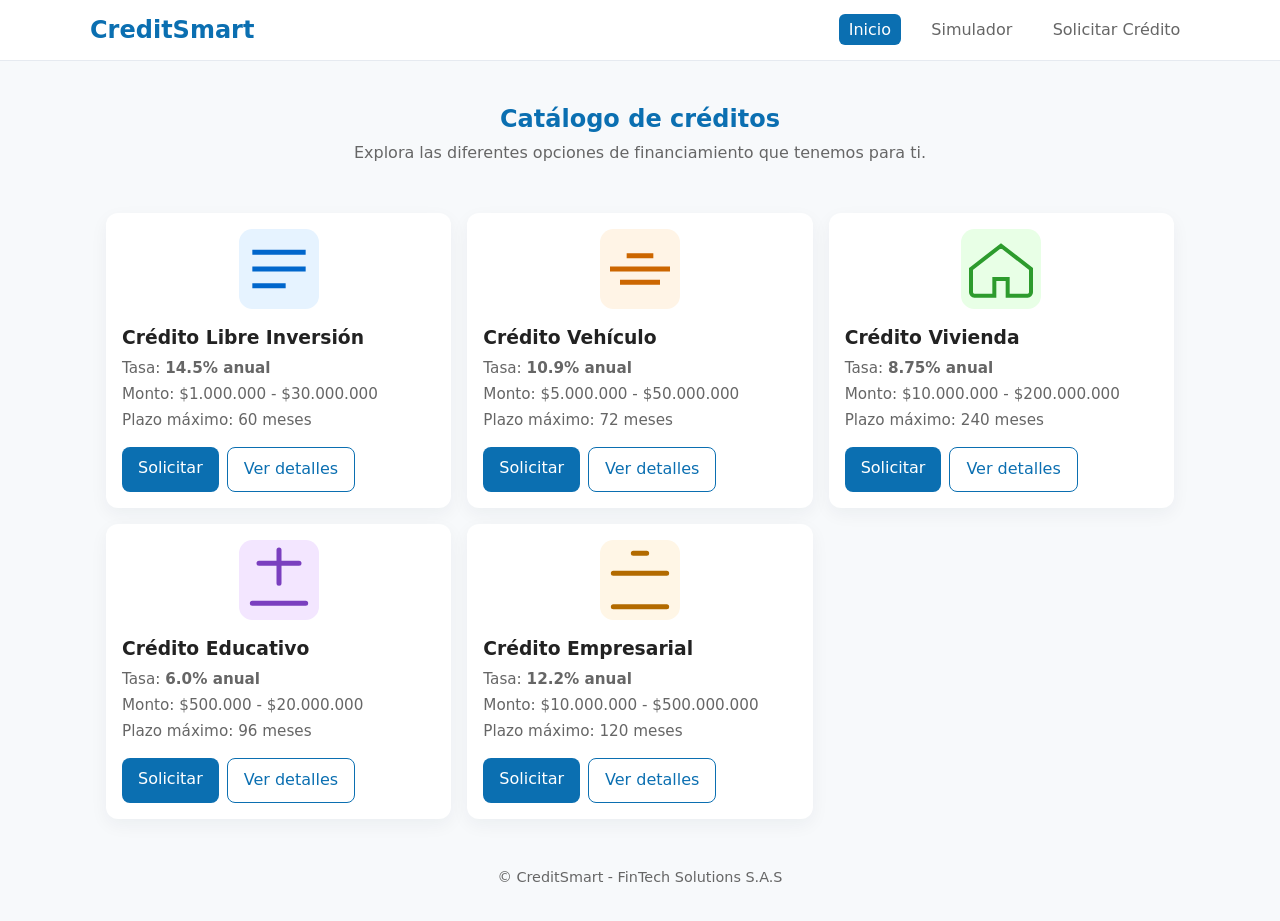
<file: index.html>
<!doctype html>
<html lang="es">
<head>
  <meta charset="utf-8">
  <meta name="viewport" content="width=device-width,initial-scale=1">
  <title>CreditSmart - Catálogo de Créditos</title>
  <link rel="stylesheet" href="styles.css">
</head>
<body>
  <header class="site-header">
    <div class="container header-inner">
      <h1 class="brand">CreditSmart</h1>
      <nav class="main-nav">
        <a href="index.html" aria-current="page">Inicio</a>
        <a href="simulador.html">Simulador</a>
        <a href="solicitar.html">Solicitar Crédito</a>
      </nav>
    </div>
  </header>

  <main class="container">
    <section class="hero">
      <h2>Catálogo de créditos</h2>
      <p>Explora las diferentes opciones de financiamiento que tenemos para ti.</p>
    </section>

    <section class="cards-grid" aria-label="Catálogo de créditos">

      <article class="card">
        <div class="card-media" aria-hidden="true">
          <svg width="80" height="80" viewBox="0 0 24 24">
            <rect width="24" height="24" rx="4" fill="#e6f3ff"></rect>
            <path d="M4 12h16M4 7h16M4 17h10" stroke="#0066cc" stroke-width="1.5"/>
          </svg>
        </div>
        <div class="card-body">
          <h3 class="product-name">Crédito Libre Inversión</h3>
          <p class="rate">Tasa: <strong>14.5% anual</strong></p>
          <p class="amount">Monto: <span>$1.000.000 - $30.000.000</span></p>
          <p class="term">Plazo máximo: <span>60 meses</span></p>
        </div>
        <div class="card-actions">
          <a class="btn" href="solicitar.html">Solicitar</a>
          <a class="btn ghost" href="#">Ver detalles</a>
        </div>
      </article>

      <article class="card">
        <div class="card-media">
          <svg width="80" height="80" viewBox="0 0 24 24">
            <rect width="24" height="24" rx="4" fill="#fff4e6"></rect>
            <path d="M3 12h18M6 16h12M8 8h8" stroke="#cc6600" stroke-width="1.5"/>
          </svg>
        </div>
        <div class="card-body">
          <h3 class="product-name">Crédito Vehículo</h3>
          <p class="rate">Tasa: <strong>10.9% anual</strong></p>
          <p class="amount">Monto: <span>$5.000.000 - $50.000.000</span></p>
          <p class="term">Plazo máximo: <span>72 meses</span></p>
        </div>
        <div class="card-actions">
          <a class="btn" href="solicitar.html">Solicitar</a>
          <a class="btn ghost" href="#">Ver detalles</a>
        </div>
      </article>

      <article class="card">
        <div class="card-media">
          <svg width="80" height="80" viewBox="0 0 24 24">
            <rect width="24" height="24" rx="4" fill="#e8ffe6"></rect>
            <path d="M3 12l9-7 9 7v7a1 1 0 0 1-1 1h-6v-5H10v5H4a1 1 0 0 1-1-1v-7z" stroke="#2d9b2d" stroke-width="1.2" fill="none"/>
          </svg>
        </div>
        <div class="card-body">
          <h3 class="product-name">Crédito Vivienda</h3>
          <p class="rate">Tasa: <strong>8.75% anual</strong></p>
          <p class="amount">Monto: <span>$10.000.000 - $200.000.000</span></p>
          <p class="term">Plazo máximo: <span>240 meses</span></p>
        </div>
        <div class="card-actions">
          <a class="btn" href="solicitar.html">Solicitar</a>
          <a class="btn ghost" href="#">Ver detalles</a>
        </div>
      </article>

      <article class="card">
        <div class="card-media">
          <svg width="80" height="80" viewBox="0 0 24 24">
            <rect width="24" height="24" rx="4" fill="#f3e6ff"></rect>
            <path d="M4 19h16M12 3v10M6 7h12" stroke="#7a3fbf" stroke-width="1.5" stroke-linecap="round" stroke-linejoin="round"/>
          </svg>
        </div>
        <div class="card-body">
          <h3 class="product-name">Crédito Educativo</h3>
          <p class="rate">Tasa: <strong>6.0% anual</strong></p>
          <p class="amount">Monto: <span>$500.000 - $20.000.000</span></p>
          <p class="term">Plazo máximo: <span>96 meses</span></p>
        </div>
        <div class="card-actions">
          <a class="btn" href="solicitar.html">Solicitar</a>
          <a class="btn ghost" href="#">Ver detalles</a>
        </div>
      </article>

      <article class="card">
        <div class="card-media">
          <svg width="80" height="80" viewBox="0 0 24 24">
            <rect width="24" height="24" rx="4" fill="#fff6e6"></rect>
            <path d="M4 20h16M4 10h16M10 4h4" stroke="#b36b00" stroke-width="1.5" stroke-linecap="round" stroke-linejoin="round"/>
          </svg>
        </div>
        <div class="card-body">
          <h3 class="product-name">Crédito Empresarial</h3>
          <p class="rate">Tasa: <strong>12.2% anual</strong></p>
          <p class="amount">Monto: <span>$10.000.000 - $500.000.000</span></p>
          <p class="term">Plazo máximo: <span>120 meses</span></p>
        </div>
        <div class="card-actions">
          <a class="btn" href="solicitar.html">Solicitar</a>
          <a class="btn ghost" href="#">Ver detalles</a>
        </div>
      </article>

    </section>
  </main>

  <footer class="site-footer">
    <div class="container">
      <p>© CreditSmart - FinTech Solutions S.A.S</p>
    </div>
  </footer>
</body>
</html>
</file>
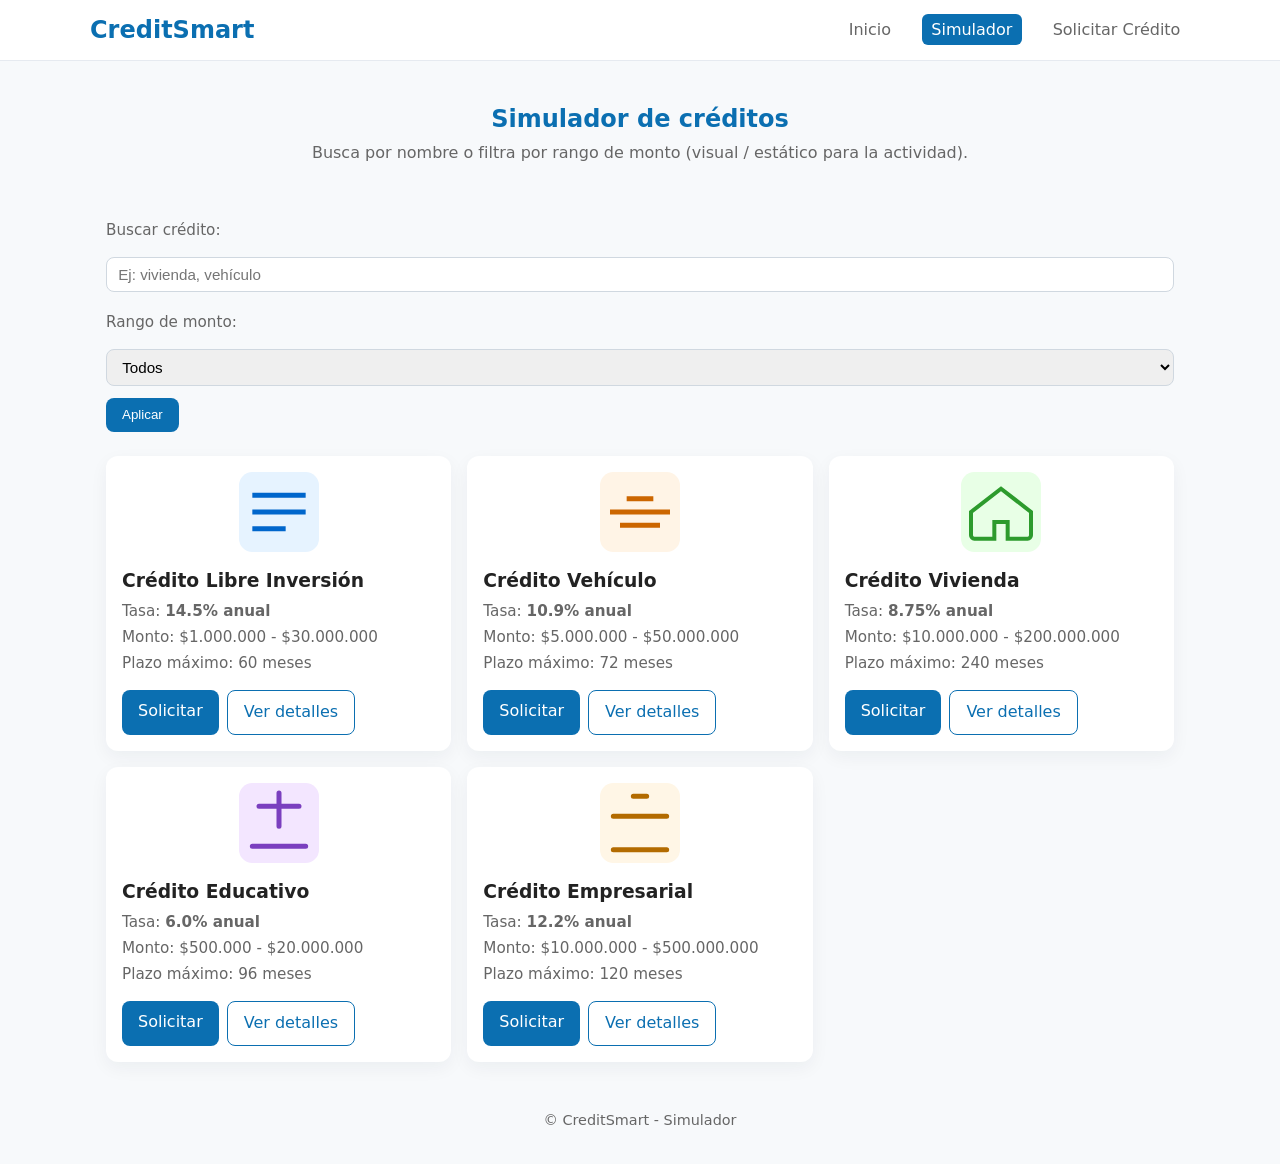
<file: simulador.html>
<!doctype html>
<html lang="es">
<head>
  <meta charset="utf-8">
  <meta name="viewport" content="width=device-width,initial-scale=1">
  <title>CreditSmart - Simulador</title>
  <link rel="stylesheet" href="styles.css">
</head>
<body>
  <header class="site-header">
    <div class="container header-inner">
      <h1 class="brand">CreditSmart</h1>
      <nav class="main-nav">
        <a href="index.html">Inicio</a>
        <a href="simulador.html" aria-current="page">Simulador</a>
        <a href="solicitar.html">Solicitar Crédito</a>
      </nav>
    </div>
  </header>

  <main class="container">
    <section class="hero">
      <h2>Simulador de créditos</h2>
      <p>Busca por nombre o filtra por rango de monto (visual / estático para la actividad).</p>
    </section>

    <section class="sim-controls">
      <label for="search">Buscar crédito:</label>
      <input id="search" type="search" placeholder="Ej: vivienda, vehículo">

      <label for="range">Rango de monto:</label>
      <select id="range">
        <option value="all">Todos</option>
        <option value="0-2000000">Hasta $2.000.000</option>
        <option value="2000000-10000000">$2.000.000 - $10.000.000</option>
        <option value="10000000-100000000">Más de $10.000.000</option>
      </select>

      <button class="btn" aria-label="Aplicar filtro">Aplicar</button>
    </section>

    <section class="cards-grid" aria-live="polite">
      <article class="card">
        <div class="card-media" aria-hidden="true">
          <svg width="80" height="80" viewBox="0 0 24 24">
            <rect width="24" height="24" rx="4" fill="#e6f3ff"></rect>
            <path d="M4 12h16M4 7h16M4 17h10" stroke="#0066cc" stroke-width="1.5"/>
          </svg>
        </div>
        <div class="card-body">
          <h3 class="product-name">Crédito Libre Inversión</h3>
          <p class="rate">Tasa: <strong>14.5% anual</strong></p>
          <p class="amount">Monto: <span>$1.000.000 - $30.000.000</span></p>
          <p class="term">Plazo máximo: <span>60 meses</span></p>
        </div>
        <div class="card-actions">
          <a class="btn" href="solicitar.html">Solicitar</a>
          <a class="btn ghost" href="#">Ver detalles</a>
        </div>
      </article>

      <article class="card">
        <div class="card-media">
          <svg width="80" height="80" viewBox="0 0 24 24">
            <rect width="24" height="24" rx="4" fill="#fff4e6"></rect>
            <path d="M3 12h18M6 16h12M8 8h8" stroke="#cc6600" stroke-width="1.5"/>
          </svg>
        </div>
        <div class="card-body">
          <h3 class="product-name">Crédito Vehículo</h3>
          <p class="rate">Tasa: <strong>10.9% anual</strong></p>
          <p class="amount">Monto: <span>$5.000.000 - $50.000.000</span></p>
          <p class="term">Plazo máximo: <span>72 meses</span></p>
        </div>
        <div class="card-actions">
          <a class="btn" href="solicitar.html">Solicitar</a>
          <a class="btn ghost" href="#">Ver detalles</a>
        </div>
      </article>

      <article class="card">
        <div class="card-media">
          <svg width="80" height="80" viewBox="0 0 24 24">
            <rect width="24" height="24" rx="4" fill="#e8ffe6"></rect>
            <path d="M3 12l9-7 9 7v7a1 1 0 0 1-1 1h-6v-5H10v5H4a1 1 0 0 1-1-1v-7z" stroke="#2d9b2d" stroke-width="1.2" fill="none"/>
          </svg>
        </div>
        <div class="card-body">
          <h3 class="product-name">Crédito Vivienda</h3>
          <p class="rate">Tasa: <strong>8.75% anual</strong></p>
          <p class="amount">Monto: <span>$10.000.000 - $200.000.000</span></p>
          <p class="term">Plazo máximo: <span>240 meses</span></p>
        </div>
        <div class="card-actions">
          <a class="btn" href="solicitar.html">Solicitar</a>
          <a class="btn ghost" href="#">Ver detalles</a>
        </div>
      </article>

      <article class="card">
        <div class="card-media">
          <svg width="80" height="80" viewBox="0 0 24 24">
            <rect width="24" height="24" rx="4" fill="#f3e6ff"></rect>
            <path d="M4 19h16M12 3v10M6 7h12" stroke="#7a3fbf" stroke-width="1.5" stroke-linecap="round" stroke-linejoin="round"/>
          </svg>
        </div>
        <div class="card-body">
          <h3 class="product-name">Crédito Educativo</h3>
          <p class="rate">Tasa: <strong>6.0% anual</strong></p>
          <p class="amount">Monto: <span>$500.000 - $20.000.000</span></p>
          <p class="term">Plazo máximo: <span>96 meses</span></p>
        </div>
        <div class="card-actions">
          <a class="btn" href="solicitar.html">Solicitar</a>
          <a class="btn ghost" href="#">Ver detalles</a>
        </div>
      </article>

      <article class="card">
        <div class="card-media">
          <svg width="80" height="80" viewBox="0 0 24 24">
            <rect width="24" height="24" rx="4" fill="#fff6e6"></rect>
            <path d="M4 20h16M4 10h16M10 4h4" stroke="#b36b00" stroke-width="1.5" stroke-linecap="round" stroke-linejoin="round"/>
          </svg>
        </div>
        <div class="card-body">
          <h3 class="product-name">Crédito Empresarial</h3>
          <p class="rate">Tasa: <strong>12.2% anual</strong></p>
          <p class="amount">Monto: <span>$10.000.000 - $500.000.000</span></p>
          <p class="term">Plazo máximo: <span>120 meses</span></p>
        </div>
        <div class="card-actions">
          <a class="btn" href="solicitar.html">Solicitar</a>
          <a class="btn ghost" href="#">Ver detalles</a>
        </div>
      </article>
    </section>
  </main>

  <footer class="site-footer">
    <div class="container">
      <p>© CreditSmart - Simulador</p>
    </div>
  </footer>
</body>
</html>
</file>
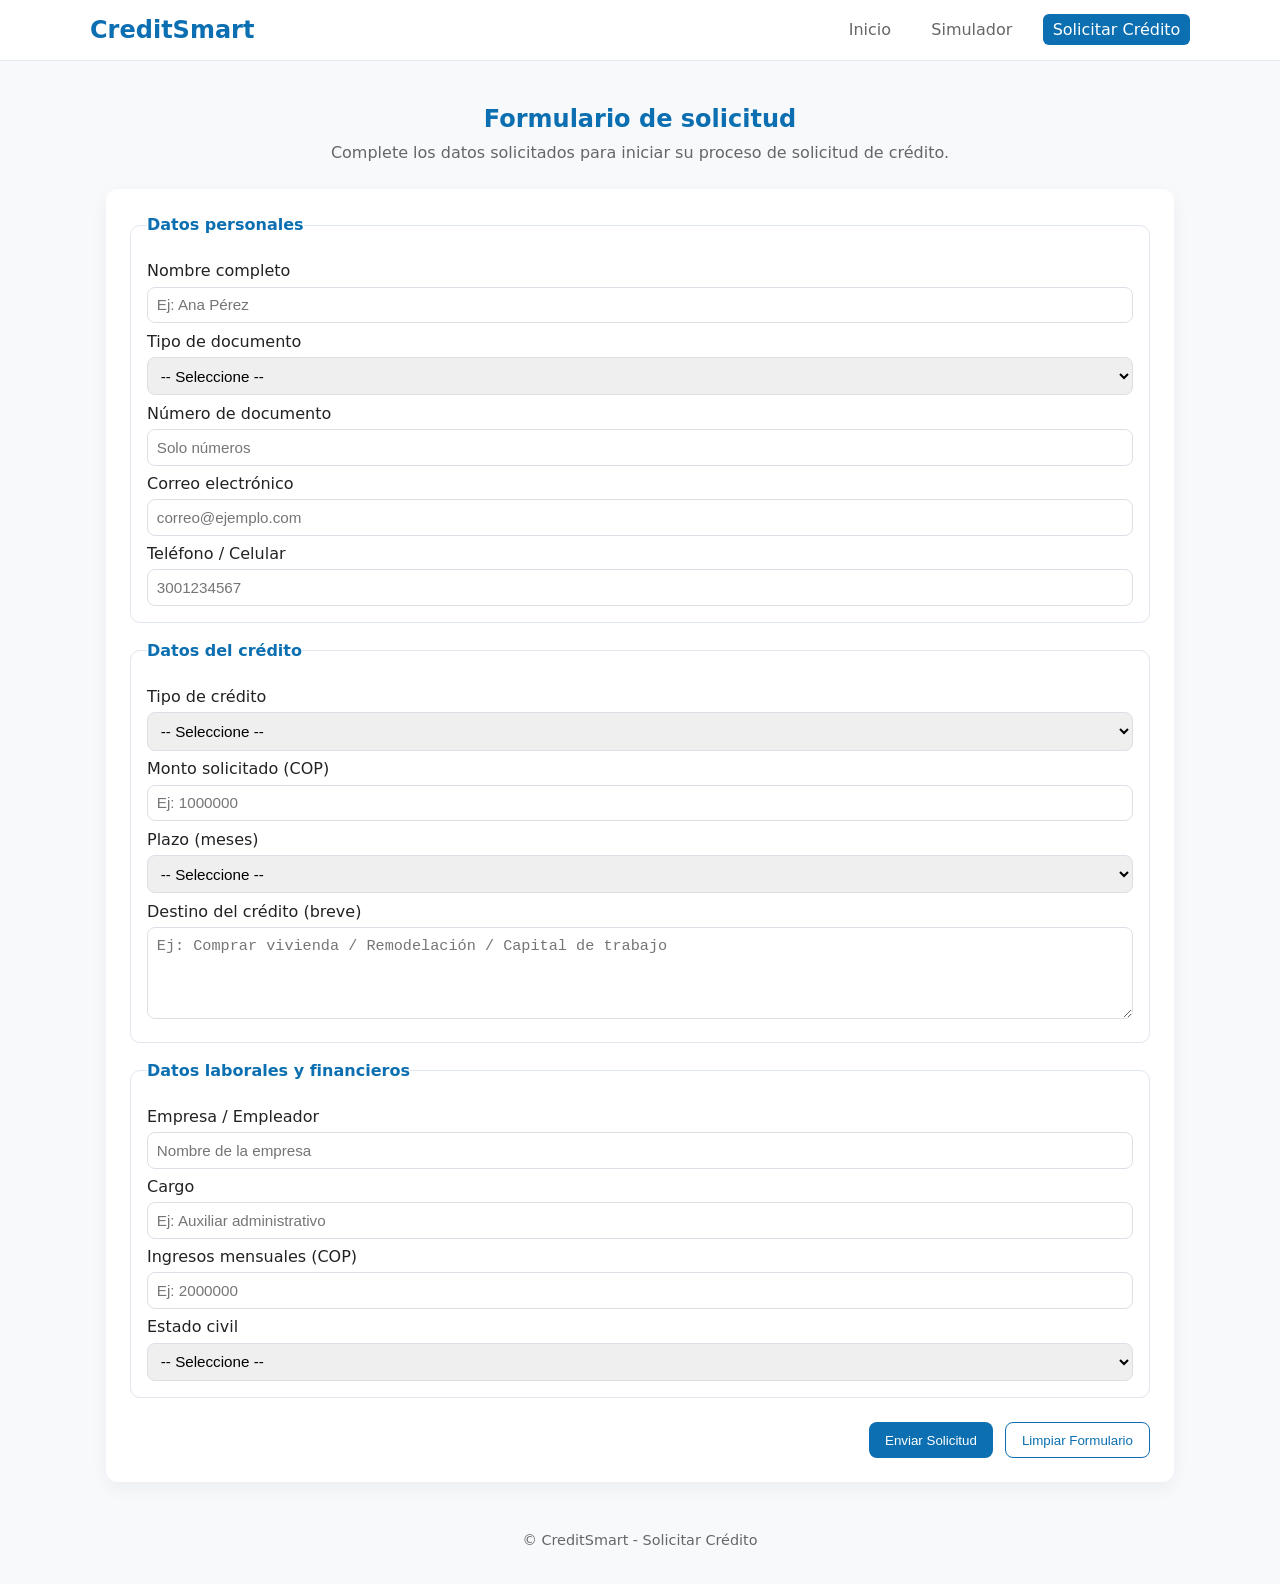
<file: solicitar.html>
<!doctype html>
<html lang="es">
<head>
  <meta charset="utf-8">
  <meta name="viewport" content="width=device-width,initial-scale=1">
  <title>CreditSmart - Solicitar Crédito</title>
  <link rel="stylesheet" href="styles.css">
</head>
<body>
  <header class="site-header">
    <div class="container header-inner">
      <h1 class="brand">CreditSmart</h1>
      <nav class="main-nav" aria-label="Navegación principal">
        <a href="index.html">Inicio</a>
        <a href="simulador.html">Simulador</a>
        <a href="solicitar.html" aria-current="page">Solicitar Crédito</a>
      </nav>
    </div>
  </header>

  <main class="container" id="main">
    <section class="hero">
      <h2>Formulario de solicitud</h2>
      <p>Complete los datos solicitados para iniciar su proceso de solicitud de crédito.</p>
    </section>

    <form class="form-grid" action="#" method="post" novalidate aria-labelledby="form-title">
      <h3 id="form-title" class="visually-hidden">Formulario de solicitud de crédito</h3>

      <fieldset>
        <legend>Datos personales</legend>

        <label for="nombre">Nombre completo</label>
        <input id="nombre" name="nombre" type="text" placeholder="Ej: Ana Pérez" required autocomplete="name">

        <label for="identificacion">Tipo de documento</label>
        <select id="identificacionTipo" name="identificacionTipo" required>
          <option value="">-- Seleccione --</option>
          <option value="cc">Cédula de ciudadanía</option>
          <option value="ce">Cédula de extranjería</option>
          <option value="ti">Tarjeta de identidad</option>
          <option value="nit">NIT</option>
        </select>

        <label for="cedula">Número de documento</label>
        <input id="cedula" name="cedula" type="text" inputmode="numeric" pattern="[0-9]{6,15}" placeholder="Solo números" required>

        <label for="email">Correo electrónico</label>
        <input id="email" name="email" type="email" placeholder="correo@ejemplo.com" required autocomplete="email">

        <label for="telefono">Teléfono / Celular</label>
        <input id="telefono" name="telefono" type="tel" inputmode="tel" placeholder="3001234567" required>
      </fieldset>

      <fieldset>
        <legend>Datos del crédito</legend>

        <label for="tipo">Tipo de crédito</label>
        <select id="tipo" name="tipo" required>
          <option value="">-- Seleccione --</option>
          <option value="libre">Crédito Libre Inversión</option>
          <option value="vehiculo">Crédito Vehículo</option>
          <option value="vivienda">Crédito Vivienda</option>
          <option value="educativo">Crédito Educativo</option>
          <option value="empresarial">Crédito Empresarial</option>
        </select>

        <label for="monto">Monto solicitado (COP)</label>
        <input id="monto" name="monto" type="number" min="100000" step="10000" placeholder="Ej: 1000000" required>

        <label for="plazo">Plazo (meses)</label>
        <select id="plazo" name="plazo" required>
          <option value="">-- Seleccione --</option>
          <option value="12">12</option>
          <option value="24">24</option>
          <option value="36">36</option>
          <option value="48">48</option>
          <option value="60">60</option>
          <option value="96">96</option>
          <option value="120">120</option>
        </select>

        <label for="destino">Destino del crédito (breve)</label>
        <textarea id="destino" name="destino" rows="4" placeholder="Ej: Comprar vivienda / Remodelación / Capital de trabajo" required></textarea>
      </fieldset>

      <fieldset>
        <legend>Datos laborales y financieros</legend>

        <label for="empresa">Empresa / Empleador</label>
        <input id="empresa" name="empresa" type="text" placeholder="Nombre de la empresa">

        <label for="cargo">Cargo</label>
        <input id="cargo" name="cargo" type="text" placeholder="Ej: Auxiliar administrativo">

        <label for="ingresos">Ingresos mensuales (COP)</label>
        <input id="ingresos" name="ingresos" type="number" min="0" step="10000" placeholder="Ej: 2000000">

        <label for="estadoCivil">Estado civil</label>
        <select id="estadoCivil" name="estadoCivil">
          <option value="">-- Seleccione --</option>
          <option value="soltero">Soltero(a)</option>
          <option value="casado">Casado(a)</option>
          <option value="union">Unión libre</option>
          <option value="otro">Otro</option>
        </select>
      </fieldset>

      <div class="form-actions" role="group" aria-label="Acciones del formulario">
        <button class="btn" type="submit">Enviar Solicitud</button>
        <button class="btn ghost" type="reset">Limpiar Formulario</button>
      </div>
    </form>
  </main>

  <footer class="site-footer">
    <div class="container">
      <p>© CreditSmart - Solicitar Crédito</p>
    </div>
  </footer>
</body>
</html>
</file>
<file: styles.css>
/* =====================================================
   CreditSmart - Sistema de Solicitudes de Crédito
   Autor: Tu Nombre
   Descripción: Estilos generales, responsive y semánticos
   ===================================================== */

/* ---------- Variables y configuración global ---------- */
:root {
  --brand: #0b6fb1;
  --brand-light: #e6f3ff;
  --bg: #f7f9fb;
  --card: #ffffff;
  --muted: #666;
  --radius: 12px;
  --container: 1100px;
  --shadow: 0 6px 18px rgba(25, 40, 60, 0.05);
  font-family: 'Inter', system-ui, -apple-system, 'Segoe UI', Roboto, 'Helvetica Neue', Arial;
}

* {
  box-sizing: border-box;
  margin: 0;
  padding: 0;
}

body {
  background: var(--bg);
  color: #222;
  line-height: 1.5;
}

/* ---------- Contenedor principal ---------- */
.container {
  max-width: var(--container);
  margin: 0 auto;
  padding: 1rem;
}

/* ---------- Header y navegación ---------- */
.site-header {
  background: #fff;
  border-bottom: 1px solid #e6eaf0;
  position: sticky;
  top: 0;
  z-index: 10;
}

.header-inner {
  display: flex;
  justify-content: space-between;
  align-items: center;
  padding: 0.75rem 0;
}

.brand {
  font-size: 1.5rem;
  color: var(--brand);
  font-weight: 600;
}

.main-nav a {
  text-decoration: none;
  color: var(--muted);
  margin-left: 1rem;
  padding: 0.35rem 0.6rem;
  border-radius: 6px;
  transition: all 0.2s ease-in-out;
}

.main-nav a:hover {
  background: var(--brand-light);
  color: var(--brand);
}

.main-nav a[aria-current] {
  color: #fff;
  background: var(--brand);
}

/* ---------- Sección hero ---------- */
.hero {
  text-align: center;
  padding: 1.5rem 0;
}

.hero h2 {
  color: var(--brand);
  margin-bottom: 0.25rem;
}

.hero p {
  color: var(--muted);
}

/* ---------- Botones ---------- */
.btn {
  display: inline-block;
  padding: 0.6rem 1rem;
  border-radius: 8px;
  background: var(--brand);
  color: #fff;
  text-decoration: none;
  border: none;
  cursor: pointer;
  text-align: center;
  transition: background 0.2s ease-in-out;
}

.btn:hover {
  background: #095d92;
}

.btn.ghost {
  background: transparent;
  color: var(--brand);
  border: 1px solid var(--brand);
}

.btn.ghost:hover {
  background: var(--brand-light);
}

/* ---------- Tarjetas (cards) ---------- */
.cards-grid {
  display: grid;
  grid-template-columns: repeat(3, 1fr);
  gap: 1rem;
  margin-top: 1.5rem;
}

.card {
  background: var(--card);
  border-radius: var(--radius);
  box-shadow: var(--shadow);
  padding: 1rem;
  display: flex;
  flex-direction: column;
  justify-content: space-between;
  transition: transform 0.2s ease, box-shadow 0.2s ease;
}

.card:hover {
  transform: translateY(-3px);
  box-shadow: 0 8px 20px rgba(11, 111, 177, 0.1);
}

.card-media {
  align-self: center;
  margin-bottom: 0.5rem;
}

.card-body h3 {
  margin-bottom: 0.3rem;
  color: #222;
}

.card-body p {
  color: var(--muted);
  font-size: 0.95rem;
  margin: 0.2rem 0;
}

.card-actions {
  margin-top: 0.75rem;
  display: flex;
  gap: 0.5rem;
}

/* ---------- Controles del simulador ---------- */
.sim-controls {
  display: flex;
  flex-wrap: wrap;
  gap: 0.75rem;
  align-items: center;
  margin: 1.5rem 0;
}

.sim-controls label {
  font-size: 0.95rem;
  color: var(--muted);
}

.sim-controls input[type="search"],
.sim-controls select {
  padding: 0.5rem 0.7rem;
  border: 1px solid #d0d8e0;
  border-radius: 8px;
  outline: none;
}

.sim-controls input:focus,
.sim-controls select:focus {
  border-color: var(--brand);
}

/* ---------- Formulario de solicitud ---------- */
.form-grid {
  display: grid;
  gap: 1rem;
  background: var(--card);
  border-radius: var(--radius);
  box-shadow: var(--shadow);
  padding: 1.5rem;
}

fieldset {
  border: 1px solid #dfe6ee;
  border-radius: 10px;
  padding: 1rem;
}

legend {
  font-weight: 600;
  color: var(--brand);
}

label {
  display: block;
  margin: 0.4rem 0 0.2rem;
  font-weight: 500;
}

input,
select,
textarea {
  width: 100%;
  padding: 0.55rem;
  border: 1px solid #dcdfe6;
  border-radius: 8px;
  font-size: 0.95rem;
}

input:focus,
select:focus,
textarea:focus {
  border-color: var(--brand);
  outline: none;
}

.form-actions {
  display: flex;
  justify-content: flex-end;
  gap: 0.75rem;
  margin-top: 0.5rem;
}

/* ---------- Footer ---------- */
.site-footer {
  text-align: center;
  padding: 1rem 0;
  color: var(--muted);
  font-size: 0.9rem;
}

/* ---------- Diseño Responsive ---------- */
@media (max-width: 1000px) {
  .cards-grid {
    grid-template-columns: repeat(2, 1fr);
  }
}

@media (max-width: 700px) {
  .header-inner {
    flex-direction: column;
    align-items: flex-start;
    gap: 0.5rem;
  }

  .main-nav {
    display: flex;
    flex-wrap: wrap;
    gap: 0.5rem;
  }

  .cards-grid {
    grid-template-columns: 1fr;
  }

  .sim-controls {
    flex-direction: column;
    align-items: stretch;
  }

  .form-actions {
    flex-direction: column-reverse;
  }
}

/* ---------- Utilidad ---------- */
.visually-hidden {
  position: absolute !important;
  width: 1px;
  height: 1px;
  padding: 0;
  margin: -1px;
  overflow: hidden;
  clip: rect(0, 0, 0, 0);
  white-space: nowrap;
  border: 0;
}
</file>
